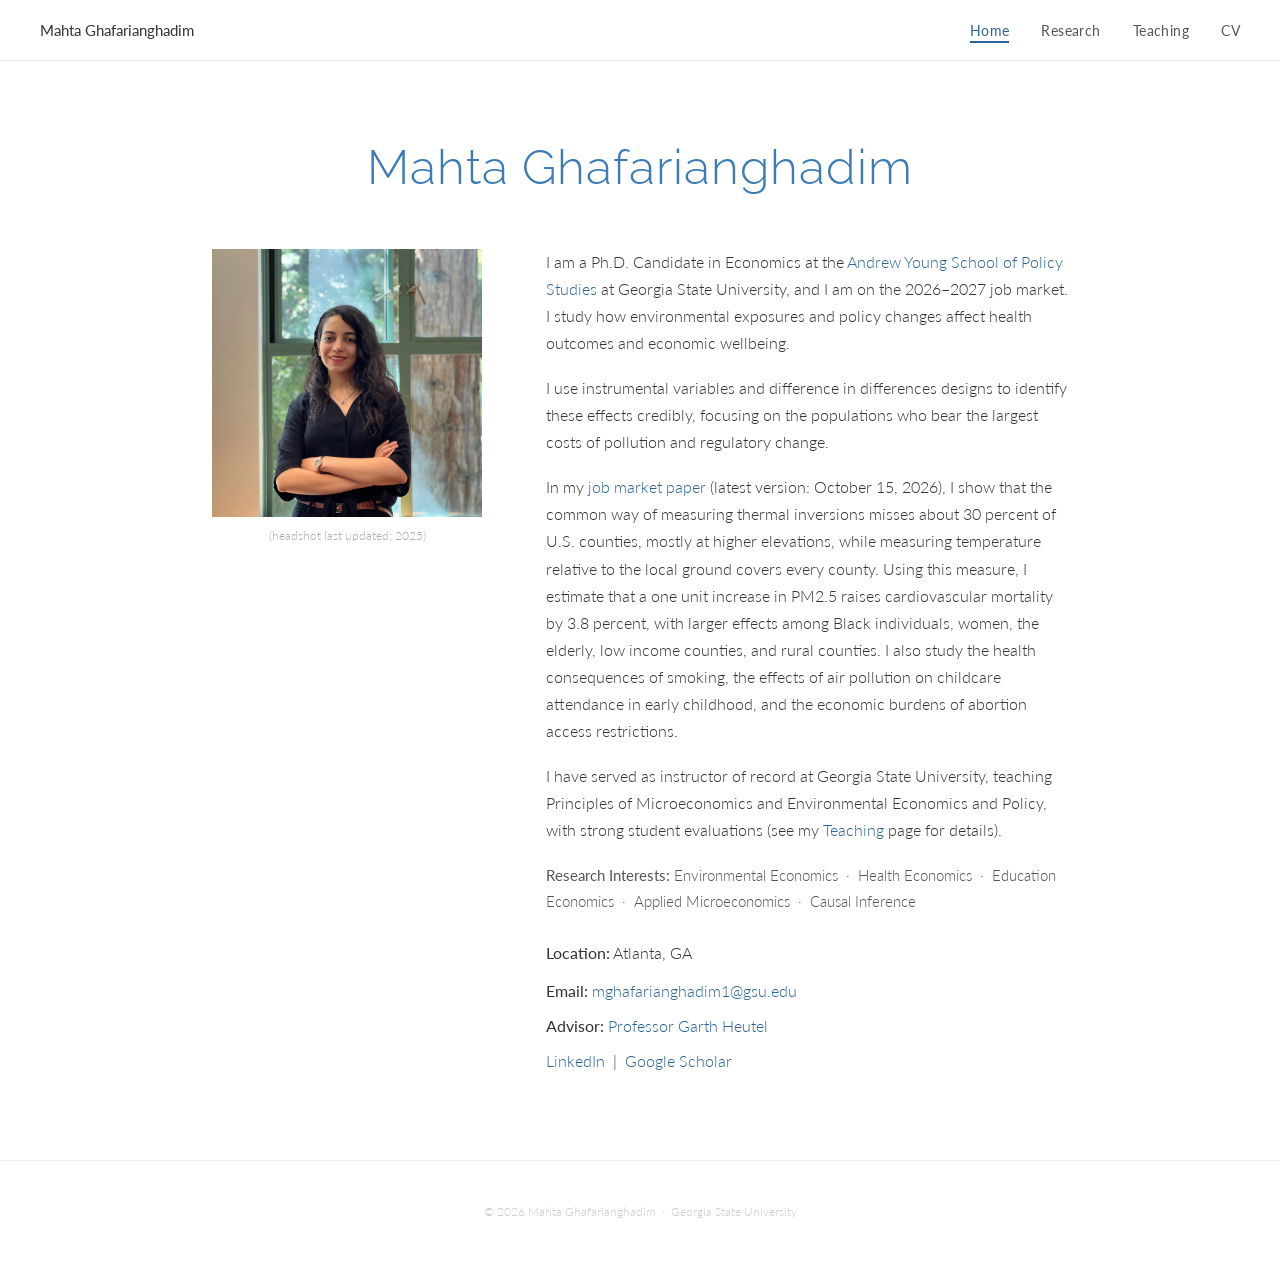
<file: index.html>
<!DOCTYPE html>
<html lang="en">
<head>
  <meta charset="UTF-8" />
  <meta name="viewport" content="width=device-width, initial-scale=1.0" />
  <title>Mahta Ghafarianghadim</title>
  <link rel="preconnect" href="https://fonts.googleapis.com" />
  <link rel="preconnect" href="https://fonts.gstatic.com" crossorigin />
  <link href="https://fonts.googleapis.com/css2?family=Raleway:wght@300;400&family=Lato:wght@300;400;700&display=swap" rel="stylesheet" />
  <link rel="stylesheet" href="style.css" />
</head>
<body>
<nav>
  <a class="nav-name" href="index.html">Mahta Ghafarianghadim</a>
  <ul>
    <li><a href="index.html" class="active">Home</a></li>
    <li><a href="research.html">Research</a></li>
    <li><a href="teaching.html">Teaching</a></li>
    <li><a href="cv.html">CV</a></li>
  </ul>
</nav>

<div class="page">
  <div class="name-header">
    <h1>Mahta Ghafarianghadim</h1>
  </div>

  <div class="home-grid">
    <div class="home-photo">
      <img src="mahta.jpg" alt="Mahta Ghafarianghadim" />
      <p class="photo-caption">(headshot last updated: 2025)</p>
    </div>
    <div class="home-bio">
      <p>
        I am a Ph.D. Candidate in Economics at the
        <a href="https://aysps.gsu.edu/economics/" target="_blank">Andrew Young School of Policy Studies</a>
        at Georgia State University, and I am on the 2026–2027 job market. I study how environmental exposures and policy changes affect health outcomes and economic wellbeing.
      </p>
      <p>
        I use instrumental variables and difference in differences designs to identify these effects credibly, focusing on the populations who bear the largest costs of pollution and regulatory change.
      </p>
      <p>
        In my <a href="JMP_MahtaGhafarianghadim.pdf" target="_blank">job market paper</a><span class="jmp-version"></span>, I show that the common way of measuring thermal inversions misses about 30 percent of U.S. counties, mostly at higher elevations, while measuring temperature relative to the local ground covers every county. Using this measure, I estimate that a one unit increase in PM2.5 raises cardiovascular mortality by 3.8 percent, with larger effects among Black individuals, women, the elderly, low income counties, and rural counties. I also study the health consequences of smoking, the effects of air pollution on childcare attendance in early childhood, and the economic burdens of abortion access restrictions.
      </p>
      <p>
        I have served as instructor of record at Georgia State University, teaching Principles of Microeconomics and Environmental Economics and Policy, with strong student evaluations (see my <a href="teaching.html">Teaching</a> page for details).
      </p>

      <p style="font-size:0.93rem;font-weight:300;color:#555;margin-top:0.2rem;">
        <strong style="font-weight:400;">Research Interests:</strong>
        Environmental Economics &nbsp;·&nbsp; Health Economics &nbsp;·&nbsp; Education Economics &nbsp;·&nbsp; Applied Microeconomics &nbsp;·&nbsp; Causal Inference
      </p>

      <div class="contact-block">
        <p><strong style="font-weight:400;">Location:</strong> Atlanta, GA</p>
        <p style="margin-top:0.7rem;">
          <strong style="font-weight:400;">Email:</strong>
          <a href="mailto:mghafarianghadim1@gsu.edu">mghafarianghadim1@gsu.edu</a>
        </p>
        <p style="margin-top:0.5rem;">
          <strong style="font-weight:400;">Advisor:</strong>
          <a href="https://scholar.google.com/citations?user=TxYfplkAAAAJ&hl=en" target="_blank">Professor Garth Heutel</a>
        </p>
        <p style="margin-top:0.5rem;">
          <a href="https://www.linkedin.com/in/mahta-ghafarian-ghadim-b3344017a" target="_blank">LinkedIn</a>
          &nbsp;|&nbsp;
          <a href="https://scholar.google.com/citations?user=0KQwgEEAAAAJ&hl=en" target="_blank">Google Scholar</a>
        </p>
      </div>
    </div>
  </div>
</div>

<footer>&copy; 2026 Mahta Ghafarianghadim &nbsp;·&nbsp; Georgia State University</footer>

<script>
  fetch('jmp_version.txt', { cache: 'no-store' })
    .then(function (r) { return r.ok ? r.text() : ''; })
    .then(function (t) {
      t = t.trim();
      if (!t) return;
      document.querySelectorAll('.jmp-version').forEach(function (el) {
        el.textContent = ' (latest version: ' + t + ')';
      });
    })
    .catch(function () {});
</script>
</body>
</html>
</file>
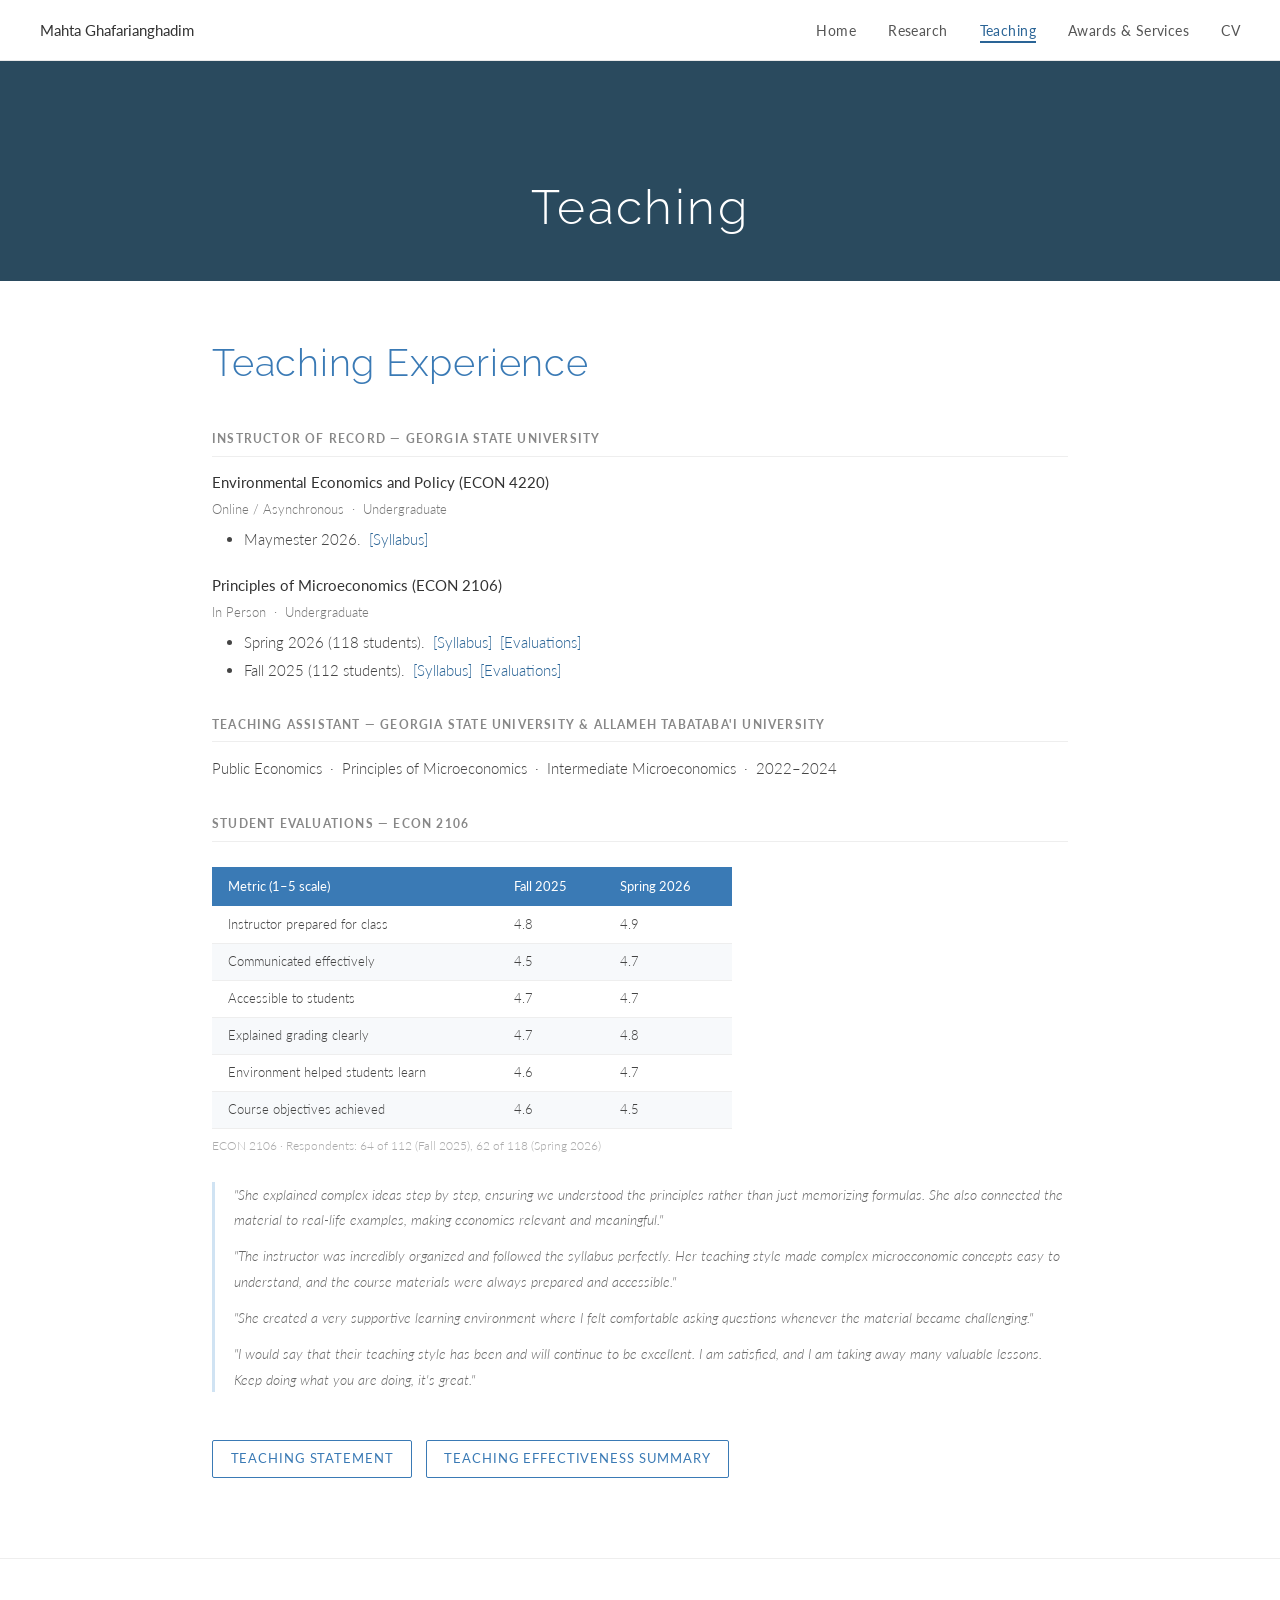
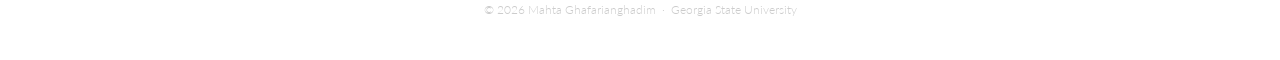
<file: teaching (1).html>
<!DOCTYPE html>
<html lang="en">
<head>
  <meta charset="UTF-8" />
  <meta name="viewport" content="width=device-width, initial-scale=1.0" />
  <title>Teaching – Mahta Ghafarianghadim</title>
  <link rel="preconnect" href="https://fonts.googleapis.com" />
  <link rel="preconnect" href="https://fonts.gstatic.com" crossorigin />
  <link href="https://fonts.googleapis.com/css2?family=Raleway:wght@300;400&family=Lato:wght@300;400;700&display=swap" rel="stylesheet" />
  <link rel="stylesheet" href="style.css" />

</head>
<body>
<nav>
  <a class="nav-name" href="index.html">Mahta Ghafarianghadim</a>
  <ul>
    <li><a href="index.html">Home</a></li>
    <li><a href="research.html">Research</a></li>
    <li><a href="teaching.html" class="active">Teaching</a></li>
    <li><a href="awards.html">Awards &amp; Services</a></li>
    <li><a href="cv.html">CV</a></li>
  </ul>
</nav>

<div class="banner-wrapper" style="background:#2a4a5e;">
  <span class="banner-title">Teaching</span>
</div>

<div class="page">
  <h1 class="page-title">Teaching Experience</h1>

  <div class="list-label">Instructor of Record — Georgia State University</div>

  <div class="course">
    <div class="course-title">Environmental Economics and Policy (ECON 4220)</div>
    <div class="course-meta">Online / Asynchronous &nbsp;·&nbsp; Undergraduate</div>
    <ul class="bullet-list">
      <li>Maymester 2026. &nbsp;<a href="ECON4220_Syllabus_Maymester2026.pdf" target="_blank">[Syllabus]</a></li>
    </ul>
  </div>

  <div class="course">
    <div class="course-title">Principles of Microeconomics (ECON 2106)</div>
    <div class="course-meta">In Person &nbsp;·&nbsp; Undergraduate</div>
    <ul class="bullet-list">
      <li>Spring 2026 (118 students). &nbsp;<a href="ECON_2106_Syllabus_and_Schedule_Spring_2026_F2F.pdf" target="_blank">[Syllabus]</a> &nbsp;<a href="evaluation_spring2026.pdf" target="_blank">[Evaluations]</a></li>
      <li>Fall 2025 (112 students). &nbsp;<a href="ECON_2106_Syllabus_and_Schedule_Fall_2025_F2F.pdf" target="_blank">[Syllabus]</a> &nbsp;<a href="evaluation_fall.pdf" target="_blank">[Evaluations]</a></li>
    </ul>
  </div>

  <div class="list-label">Teaching Assistant — Georgia State University &amp; Allameh Tabataba'i University</div>
  <p style="font-size:0.93rem;font-weight:300;color:#444;margin-bottom:1.6rem;">
    Public Economics &nbsp;·&nbsp; Principles of Microeconomics &nbsp;·&nbsp; Intermediate Microeconomics &nbsp;·&nbsp; 2022–2024
  </p>

  <div class="list-label">Student Evaluations — ECON 2106</div>

  <table class="eval-table">
    <thead>
      <tr>
        <th>Metric (1–5 scale)</th>
        <th>Fall 2025</th>
        <th>Spring 2026</th>
      </tr>
    </thead>
    <tbody>
      <tr><td>Instructor prepared for class</td><td>4.8</td><td>4.9</td></tr>
      <tr><td>Communicated effectively</td><td>4.5</td><td>4.7</td></tr>
      <tr><td>Accessible to students</td><td>4.7</td><td>4.7</td></tr>
      <tr><td>Explained grading clearly</td><td>4.7</td><td>4.8</td></tr>
      <tr><td>Environment helped students learn</td><td>4.6</td><td>4.7</td></tr>
      <tr><td>Course objectives achieved</td><td>4.6</td><td>4.5</td></tr>
    </tbody>
  </table>
  <p class="eval-note">ECON 2106 · Respondents: 64 of 112 (Fall 2025), 62 of 118 (Spring 2026)</p>

  <div class="quote-block">
    <p>"She explained complex ideas step by step, ensuring we understood the principles rather than just memorizing formulas. She also connected the material to real-life examples, making economics relevant and meaningful."</p>
    <p>"The instructor was incredibly organized and followed the syllabus perfectly. Her teaching style made complex microeconomic concepts easy to understand, and the course materials were always prepared and accessible."</p>
    <p>"She created a very supportive learning environment where I felt comfortable asking questions whenever the material became challenging."</p>
    <p>"I would say that their teaching style has been and will continue to be excellent. I am satisfied, and I am taking away many valuable lessons. Keep doing what you are doing, it's great."</p>
  </div>

  <div style="margin-top:2rem;">
    <a href="Statement_of_Teaching_Interests_MahtaGhafarianghadim.pdf" target="_blank" class="btn">Teaching Statement</a>
    <a href="Evidence_of_Teaching_Effectiveness_MahtaGhafarianghadim.pdf" target="_blank" class="btn">Teaching Effectiveness Summary</a>
  </div>
</div>

<footer>&copy; 2026 Mahta Ghafarianghadim &nbsp;·&nbsp; Georgia State University</footer>
</body>
</html>
</file>
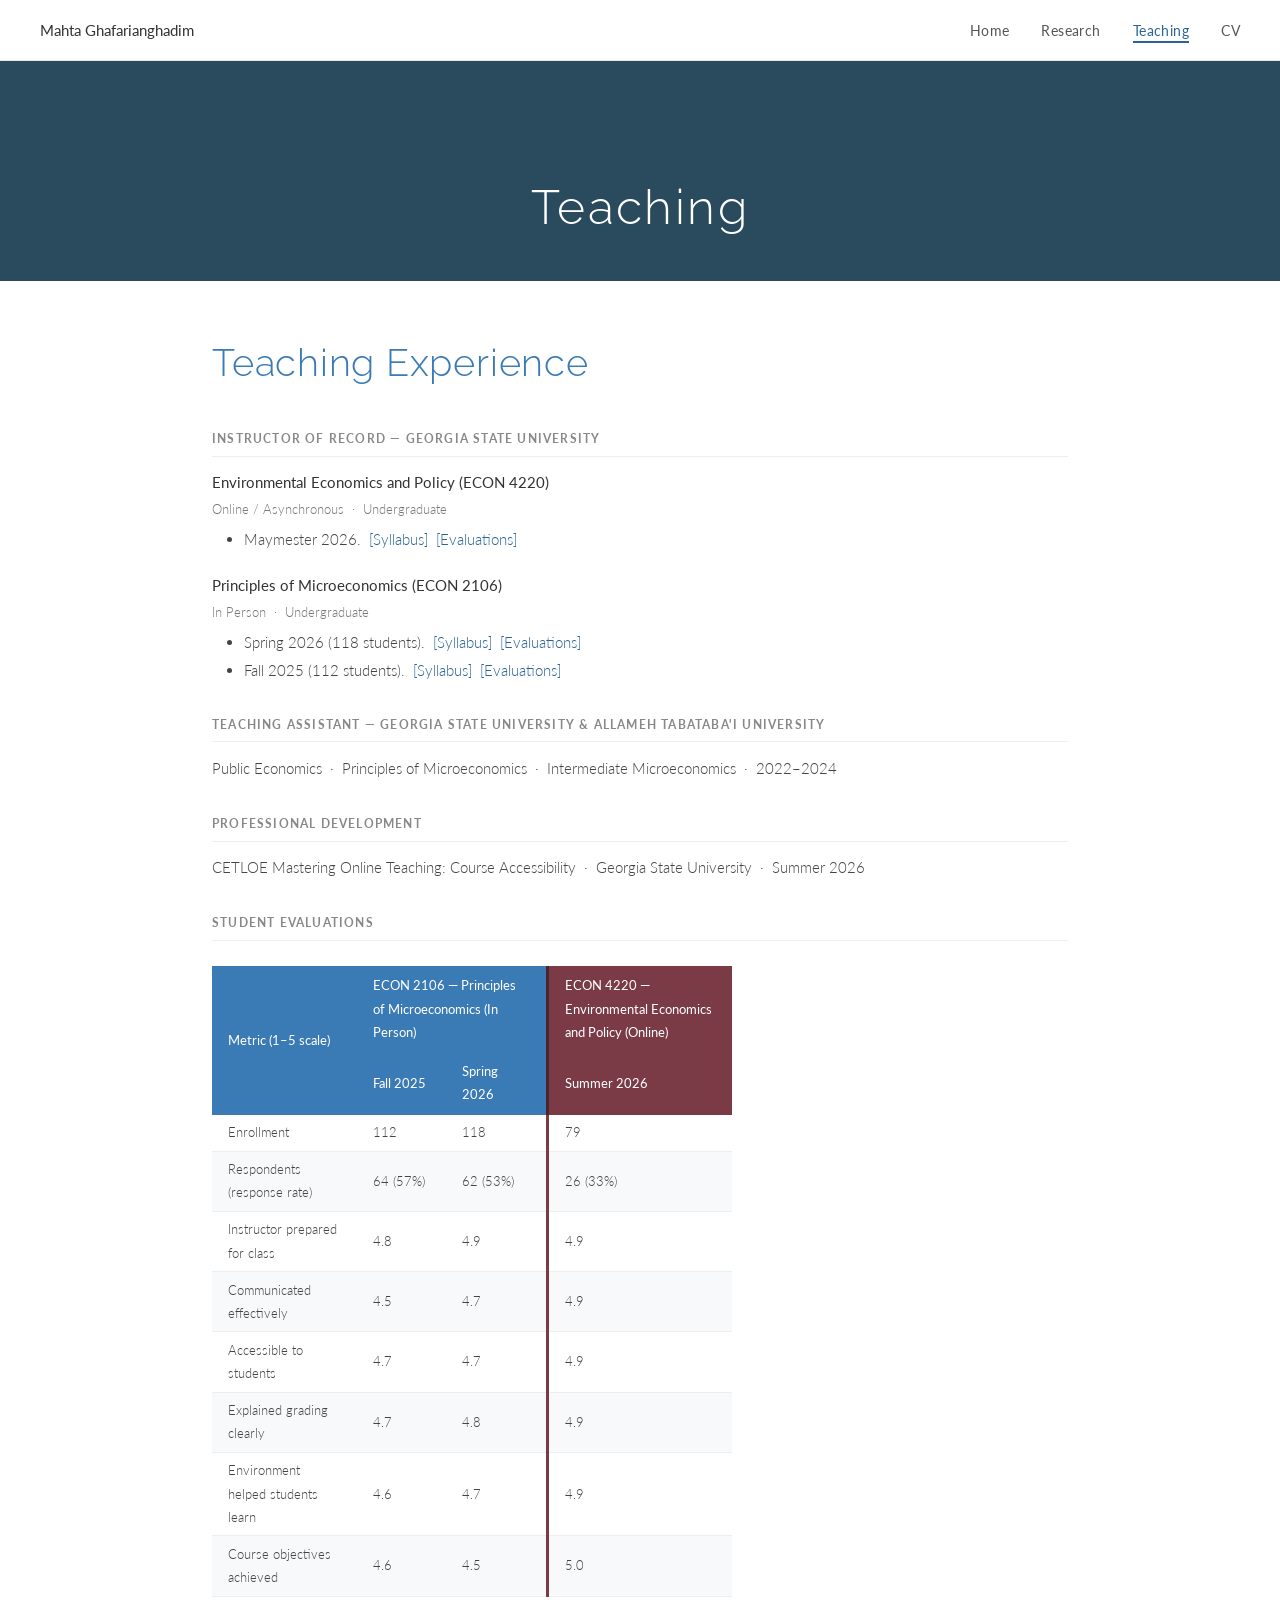
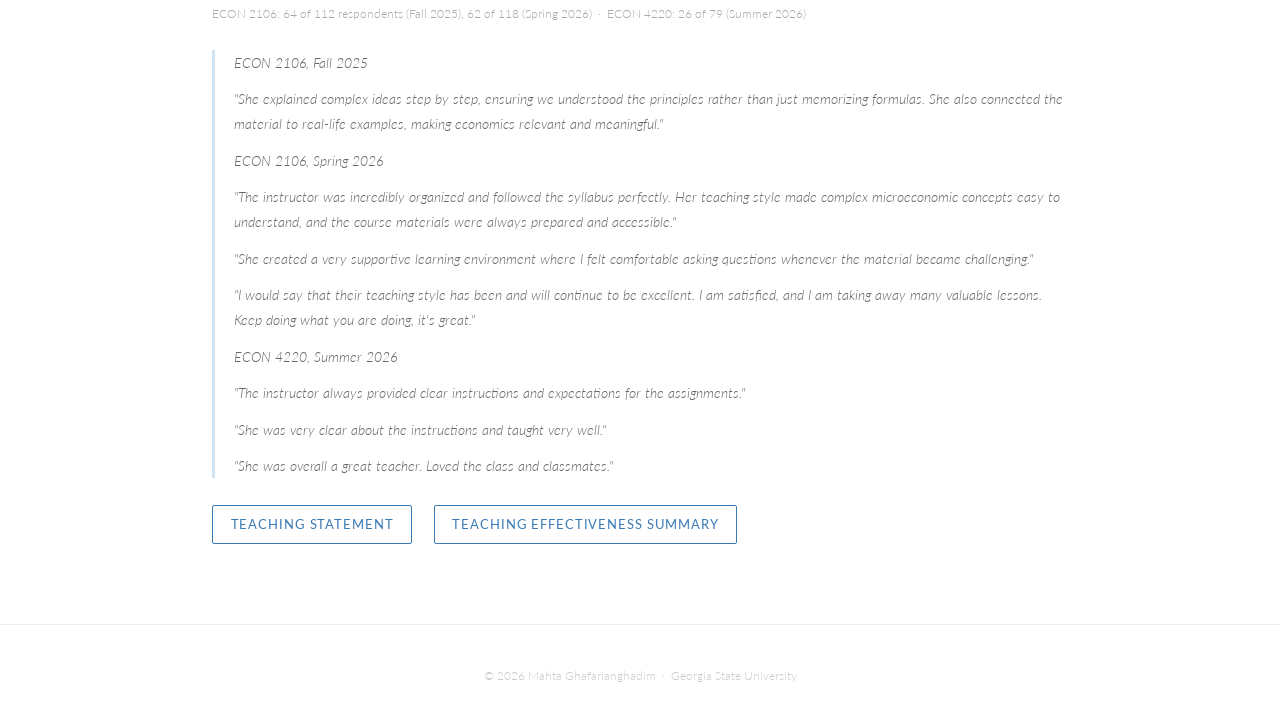
<file: teaching.html>
<!DOCTYPE html>
<html lang="en">
<head>
  <meta charset="UTF-8" />
  <meta name="viewport" content="width=device-width, initial-scale=1.0" />
  <title>Teaching – Mahta Ghafarianghadim</title>
  <link rel="preconnect" href="https://fonts.googleapis.com" />
  <link rel="preconnect" href="https://fonts.gstatic.com" crossorigin />
  <link href="https://fonts.googleapis.com/css2?family=Raleway:wght@300;400&family=Lato:wght@300;400;700&display=swap" rel="stylesheet" />
  <link rel="stylesheet" href="style.css" />

</head>
<body>
<nav>
  <a class="nav-name" href="index.html">Mahta Ghafarianghadim</a>
  <ul>
    <li><a href="index.html">Home</a></li>
    <li><a href="research.html">Research</a></li>
    <li><a href="teaching.html" class="active">Teaching</a></li>
    <li><a href="cv.html">CV</a></li>
  </ul>
</nav>

<div class="banner-wrapper" style="background:#2a4a5e;">
  <span class="banner-title">Teaching</span>
</div>

<div class="page">
  <h1 class="page-title">Teaching Experience</h1>

  <div class="list-label">Instructor of Record — Georgia State University</div>

  <div class="course">
    <div class="course-title">Environmental Economics and Policy (ECON 4220)</div>
    <div class="course-meta">Online / Asynchronous &nbsp;·&nbsp; Undergraduate</div>
    <ul class="bullet-list">
      <li>Maymester 2026. &nbsp;<a href="ECON4220_Syllabus_Maymester2026.pdf" target="_blank">[Syllabus]</a> &nbsp;<a href="evaluation_summer2026.pdf" target="_blank">[Evaluations]</a></li>
    </ul>
  </div>

  <div class="course">
    <div class="course-title">Principles of Microeconomics (ECON 2106)</div>
    <div class="course-meta">In Person &nbsp;·&nbsp; Undergraduate</div>
    <ul class="bullet-list">
      <li>Spring 2026 (118 students). &nbsp;<a href="ECON_2106_Syllabus_and_Schedule_Spring_2026_F2F.pdf" target="_blank">[Syllabus]</a> &nbsp;<a href="evaluation_spring2026.pdf" target="_blank">[Evaluations]</a></li>
      <li>Fall 2025 (112 students). &nbsp;<a href="ECON_2106_Syllabus_and_Schedule_Fall_2025_F2F.pdf" target="_blank">[Syllabus]</a> &nbsp;<a href="evaluation_fall.pdf" target="_blank">[Evaluations]</a></li>
    </ul>
  </div>

  <div class="list-label">Teaching Assistant — Georgia State University &amp; Allameh Tabataba'i University</div>
  <p style="font-size:0.93rem;font-weight:300;color:#444;margin-bottom:1.6rem;">
    Public Economics &nbsp;·&nbsp; Principles of Microeconomics &nbsp;·&nbsp; Intermediate Microeconomics &nbsp;·&nbsp; 2022–2024
  </p>

  <div class="list-label">Professional Development</div>
  <p style="font-size:0.93rem;font-weight:300;color:#444;margin-bottom:1.6rem;">
    CETLOE Mastering Online Teaching: Course Accessibility &nbsp;·&nbsp; Georgia State University &nbsp;·&nbsp; Summer 2026
  </p>

  <div class="list-label">Student Evaluations</div>

  <table class="eval-table">
    <thead>
      <tr>
        <th rowspan="2">Metric (1–5 scale)</th>
        <th colspan="2">ECON 2106 — Principles of Microeconomics <span style="font-weight:400;">(In Person)</span></th>
        <th style="background-color:#7a3b46; color:#ffffff; border-left:3px solid #4a2530;">ECON 4220 — Environmental Economics and Policy <span style="font-weight:400;">(Online)</span></th>
      </tr>
      <tr>
        <th>Fall 2025</th>
        <th>Spring 2026</th>
        <th style="background-color:#7a3b46; color:#ffffff; border-left:3px solid #4a2530;">Summer 2026</th>
      </tr>
    </thead>
    <tbody>
      <tr><td>Enrollment</td><td>112</td><td>118</td><td style="border-left:3px solid #7a3b46;">79</td></tr>
      <tr><td>Respondents (response rate)</td><td>64 (57%)</td><td>62 (53%)</td><td style="border-left:3px solid #7a3b46;">26 (33%)</td></tr>
      <tr><td>Instructor prepared for class</td><td>4.8</td><td>4.9</td><td style="border-left:3px solid #7a3b46;">4.9</td></tr>
      <tr><td>Communicated effectively</td><td>4.5</td><td>4.7</td><td style="border-left:3px solid #7a3b46;">4.9</td></tr>
      <tr><td>Accessible to students</td><td>4.7</td><td>4.7</td><td style="border-left:3px solid #7a3b46;">4.9</td></tr>
      <tr><td>Explained grading clearly</td><td>4.7</td><td>4.8</td><td style="border-left:3px solid #7a3b46;">4.9</td></tr>
      <tr><td>Environment helped students learn</td><td>4.6</td><td>4.7</td><td style="border-left:3px solid #7a3b46;">4.9</td></tr>
      <tr><td>Course objectives achieved</td><td>4.6</td><td>4.5</td><td style="border-left:3px solid #7a3b46;">5.0</td></tr>
    </tbody>
  </table>
  <p class="eval-note">ECON 2106: 64 of 112 respondents (Fall 2025), 62 of 118 (Spring 2026) &nbsp;·&nbsp; ECON 4220: 26 of 79 (Summer 2026)</p>

  <div class="quote-block">
    <p><em>ECON 2106, Fall 2025</em></p>
    <p>"She explained complex ideas step by step, ensuring we understood the principles rather than just memorizing formulas. She also connected the material to real-life examples, making economics relevant and meaningful."</p>
    <p><em>ECON 2106, Spring 2026</em></p>
    <p>"The instructor was incredibly organized and followed the syllabus perfectly. Her teaching style made complex microeconomic concepts easy to understand, and the course materials were always prepared and accessible."</p>
    <p>"She created a very supportive learning environment where I felt comfortable asking questions whenever the material became challenging."</p>
    <p>"I would say that their teaching style has been and will continue to be excellent. I am satisfied, and I am taking away many valuable lessons. Keep doing what you are doing, it's great."</p>
    <p><em>ECON 4220, Summer 2026</em></p>
    <p>"The instructor always provided clear instructions and expectations for the assignments."</p>
    <p>"She was very clear about the instructions and taught very well."</p>
    <p>"She was overall a great teacher. Loved the class and classmates."</p>
  </div>

  <a href="Teaching_Statement_MahtaGhafarianghadim_2026.pdf" target="_blank" class="btn">Teaching Statement</a>
  &nbsp;
  <a href="Evidence_of_Teaching_Effectiveness_MahtaGhafarianghadim.pdf" target="_blank" class="btn">Teaching Effectiveness Summary</a>

</div>

<footer>&copy; 2026 Mahta Ghafarianghadim &nbsp;·&nbsp; Georgia State University</footer>
</body>
</html>
</file>
<file: style.css>
* { box-sizing: border-box; margin: 0; padding: 0; }

body {
  font-family: "Lato", Arial, sans-serif;
  font-weight: 300;
  color: #333;
  background: #fff;
  font-size: 16px;
  line-height: 1.75;
}

a { color: #2a6496; text-decoration: none; }
a:hover { text-decoration: underline; }

/* NAV */
nav {
  display: flex;
  align-items: center;
  justify-content: space-between;
  padding: 1rem 2.5rem;
  border-bottom: 1px solid #e8e8e8;
  background: #fff;
  position: sticky;
  top: 0;
  z-index: 100;
}
.nav-name {
  font-family: "Lato", Arial, sans-serif;
  font-weight: 400;
  font-size: 0.95rem;
  color: #333;
  text-decoration: none;
}
.nav-name:hover { text-decoration: none; color: #2a6496; }
nav ul { list-style: none; display: flex; gap: 2rem; }
nav ul a {
  font-family: "Lato", Arial, sans-serif;
  font-weight: 400;
  font-size: 0.88rem;
  color: #555;
  letter-spacing: 0.03em;
}
nav ul a:hover { color: #2a6496; text-decoration: none; }
nav ul a.active { color: #2a6496; border-bottom: 2px solid #2a6496; padding-bottom: 2px; }

/* PAGE */
.page { max-width: 920px; margin: 0 auto; padding: 3rem 2rem; }

/* NAME HEADER */
.name-header { text-align: center; padding: 1rem 0 2.5rem; }
.name-header h1 {
  font-family: "Raleway", sans-serif;
  font-weight: 300;
  font-size: 3rem;
  color: #3a7ab5;
  letter-spacing: 0.02em;
}

/* HOME GRID */
.home-grid { display: flex; gap: 4rem; align-items: flex-start; }
.home-photo { flex-shrink: 0; }
.home-photo img { width: 270px; display: block; }
.photo-caption {
  font-family: "Lato", sans-serif;
  font-weight: 300;
  font-size: 0.75rem;
  color: #aaa;
  text-align: center;
  margin-top: 0.5rem;
}
.home-bio p { margin-bottom: 1.1rem; font-size: 0.97rem; color: #333; font-weight: 300; }
.contact-block { margin-top: 1.6rem; font-size: 0.93rem; font-weight: 300; }
.contact-block p { margin-bottom: 0.3rem; }

/* PAGE HEADINGS */
h1.page-title {
  font-family: "Raleway", sans-serif;
  font-weight: 300;
  font-size: 2.4rem;
  color: #3a7ab5;
  margin-bottom: 2rem;
  letter-spacing: 0.02em;
}

/* SECTION LABELS */
.list-label {
  font-family: "Lato", sans-serif;
  font-weight: 700;
  font-size: 0.75rem;
  letter-spacing: 0.1em;
  text-transform: uppercase;
  color: #888;
  margin: 2rem 0 0.8rem;
  border-bottom: 1px solid #eee;
  padding-bottom: 0.4rem;
}
.list-label:first-child { margin-top: 0; }

/* PAPERS */
.paper { margin-bottom: 2rem; }
.paper-title {
  font-family: "Lato", sans-serif;
  font-weight: 400;
  font-size: 0.97rem;
  font-style: italic;
  margin-bottom: 0.25rem;
  color: #222;
}
.badge {
  display: inline-block;
  background: #3a7ab5;
  color: #fff;
  font-family: "Lato", sans-serif;
  font-weight: 700;
  font-size: 0.65rem;
  letter-spacing: 0.07em;
  text-transform: uppercase;
  padding: 0.15rem 0.5rem;
  border-radius: 2px;
  margin-right: 0.4rem;
  vertical-align: middle;
}
.paper-meta {
  font-family: "Lato", sans-serif;
  font-weight: 300;
  font-size: 0.82rem;
  color: #999;
  margin-bottom: 0.5rem;
}
.paper-desc { font-size: 0.92rem; font-weight: 300; color: #555; line-height: 1.7; }
.pub-entry {
  font-size: 0.93rem; font-weight: 300; color: #333;
  margin-bottom: 1rem; padding-left: 1.3rem; text-indent: -1.3rem; line-height: 1.7;
}

/* TEACHING */
.course { margin-bottom: 1.3rem; }
.course-title { font-family: "Lato", sans-serif; font-weight: 400; font-size: 0.95rem; }
.course-meta { font-family: "Lato", sans-serif; font-weight: 300; font-size: 0.83rem; color: #777; margin-top: 0.15rem; }
.eval-table {
  width: 100%; max-width: 520px; border-collapse: collapse;
  font-family: "Lato", sans-serif; font-weight: 300; font-size: 0.83rem; margin: 1.6rem 0 0.4rem;
}
.eval-table th { background: #3a7ab5; color: #fff; padding: 0.5rem 1rem; text-align: left; font-weight: 400; }
.eval-table td { padding: 0.4rem 1rem; border-bottom: 1px solid #eee; color: #444; }
.eval-table tr:nth-child(even) td { background: #f7f9fb; }
.eval-note { font-family: "Lato", sans-serif; font-weight: 300; font-size: 0.76rem; color: #aaa; margin-bottom: 1rem; }
.quote-block { border-left: 3px solid #d0e3f3; padding-left: 1.2rem; margin-top: 1.6rem; }
.quote-block p { font-size: 0.9rem; font-weight: 300; font-style: italic; color: #666; margin-bottom: 0.7rem; }

/* LISTS */
.list-item {
  font-size: 0.93rem; font-weight: 300; color: #333;
  margin-bottom: 0.55rem; padding-left: 1.2rem; position: relative; line-height: 1.6;
}
.list-item::before { content: "–"; position: absolute; left: 0; color: #3a7ab5; font-weight: 400; }
.year { font-family: "Lato", sans-serif; font-weight: 300; font-size: 0.8rem; color: #bbb; margin-left: 0.4rem; }

/* BUTTONS */
.btn {
  display: inline-block;
  font-family: "Lato", sans-serif; font-weight: 400;
  font-size: 0.79rem; letter-spacing: 0.07em; text-transform: uppercase;
  border: 1px solid #3a7ab5; color: #3a7ab5;
  padding: 0.45rem 1.1rem; border-radius: 2px;
  margin-top: 1rem; margin-right: 0.6rem; transition: all 0.18s;
}
.btn:hover { background: #3a7ab5; color: #fff; text-decoration: none; }

/* FOOTER */
footer {
  text-align: center; font-family: "Lato", sans-serif; font-weight: 300;
  font-size: 0.75rem; color: #ccc; padding: 2.5rem 2rem;
  border-top: 1px solid #eee; margin-top: 2rem;
}

@media (max-width: 660px) {
  .home-grid { flex-direction: column; align-items: center; }
  .home-photo img { width: 220px; }
  .name-header h1 { font-size: 2.1rem; }
  nav { padding: 0.9rem 1.2rem; }
  nav ul { gap: 1rem; }
}

/* ── PAGE BANNER ── */
.page-banner {
  width: 100%;
  height: 220px;
  object-fit: cover;
  object-position: center;
  display: block;
  filter: brightness(0.72);
}
.banner-wrapper {
  position: relative;
  width: 100%;
  height: 220px;
  overflow: hidden;
  background: #2a4a5e;
}
.banner-title {
  position: absolute;
  bottom: 2rem;
  left: 50%;
  transform: translateX(-50%);
  font-family: "Raleway", sans-serif;
  font-weight: 300;
  font-size: 3rem;
  color: #fff;
  letter-spacing: 0.05em;
  white-space: nowrap;
}

/* ── BULLET LIST ── */
.bullet-list {
  list-style: disc;
  padding-left: 2rem;
  margin: 0.4rem 0 0.8rem;
}
.bullet-list li {
  font-family: "Lato", sans-serif;
  font-weight: 300;
  font-size: 0.92rem;
  color: #444;
  margin-bottom: 0.25rem;
  line-height: 1.6;
}
.bullet-list li a { color: #2a6496; }
</file>
